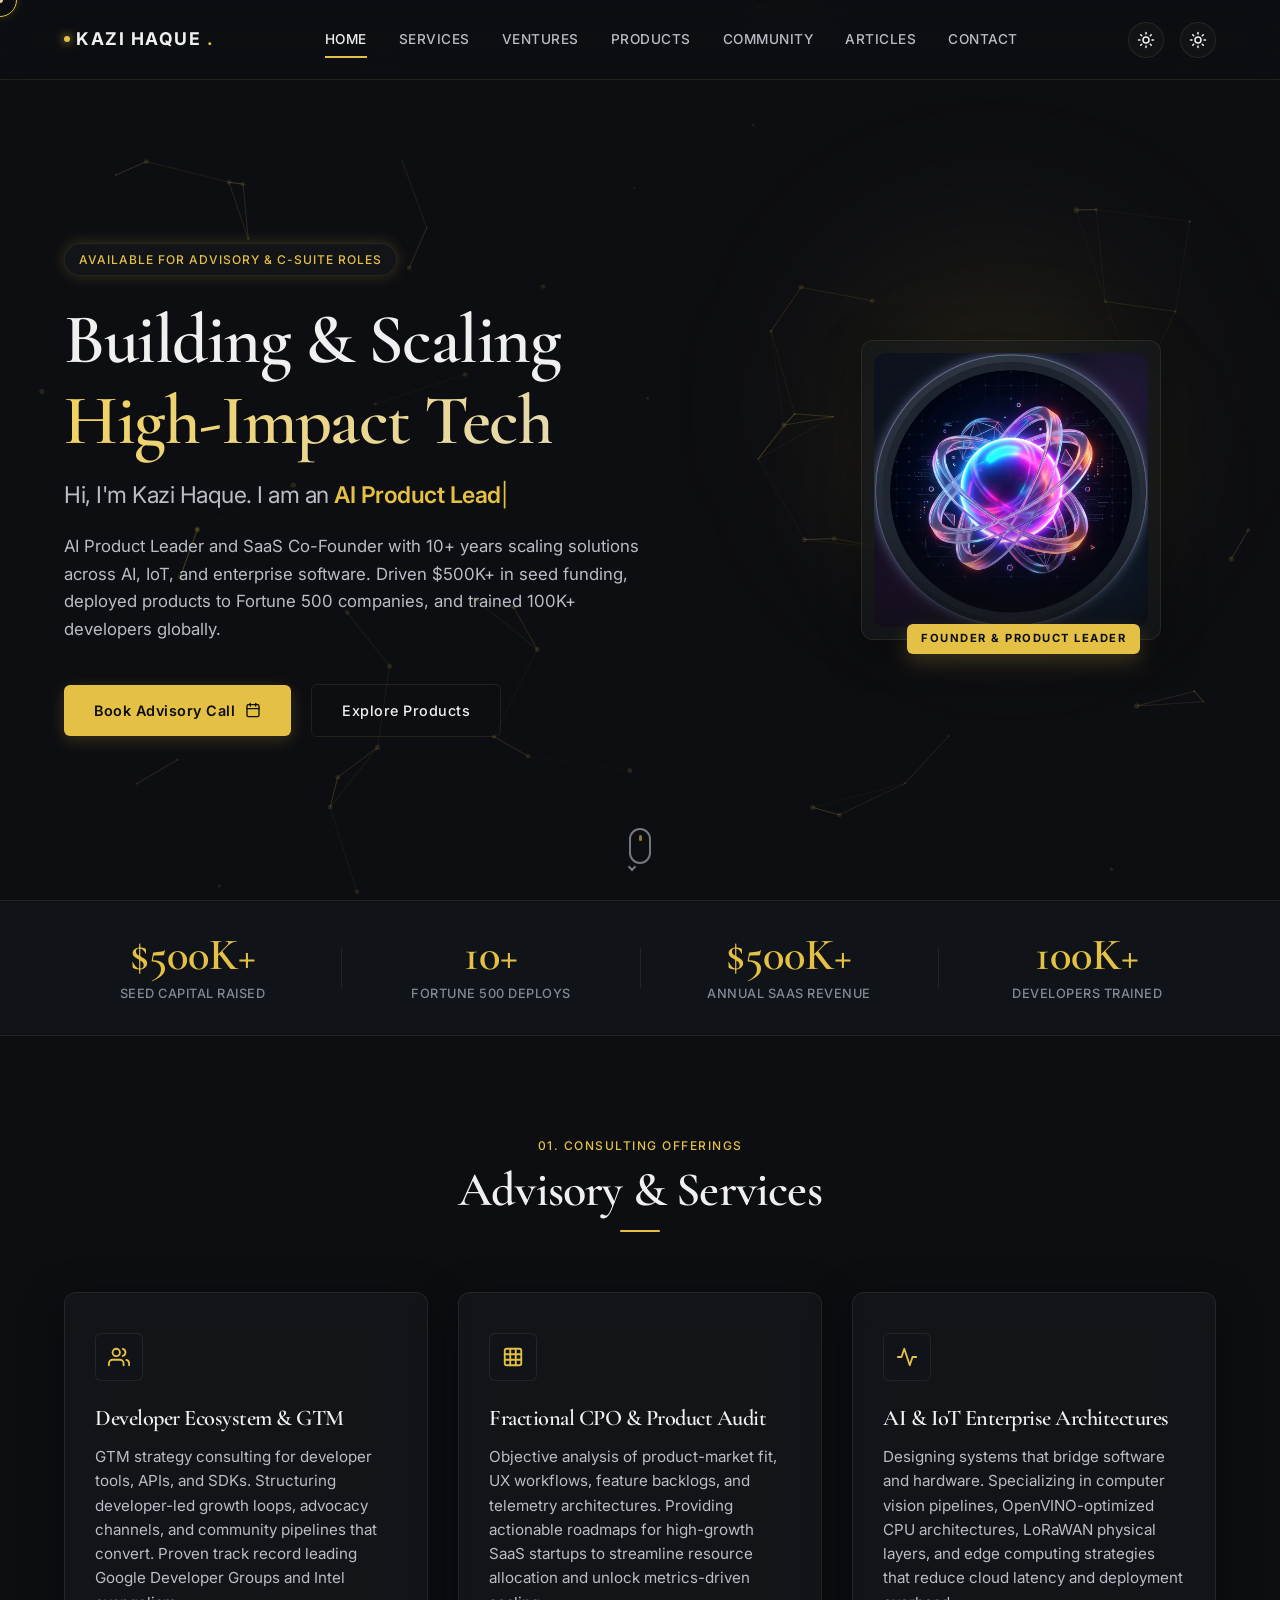
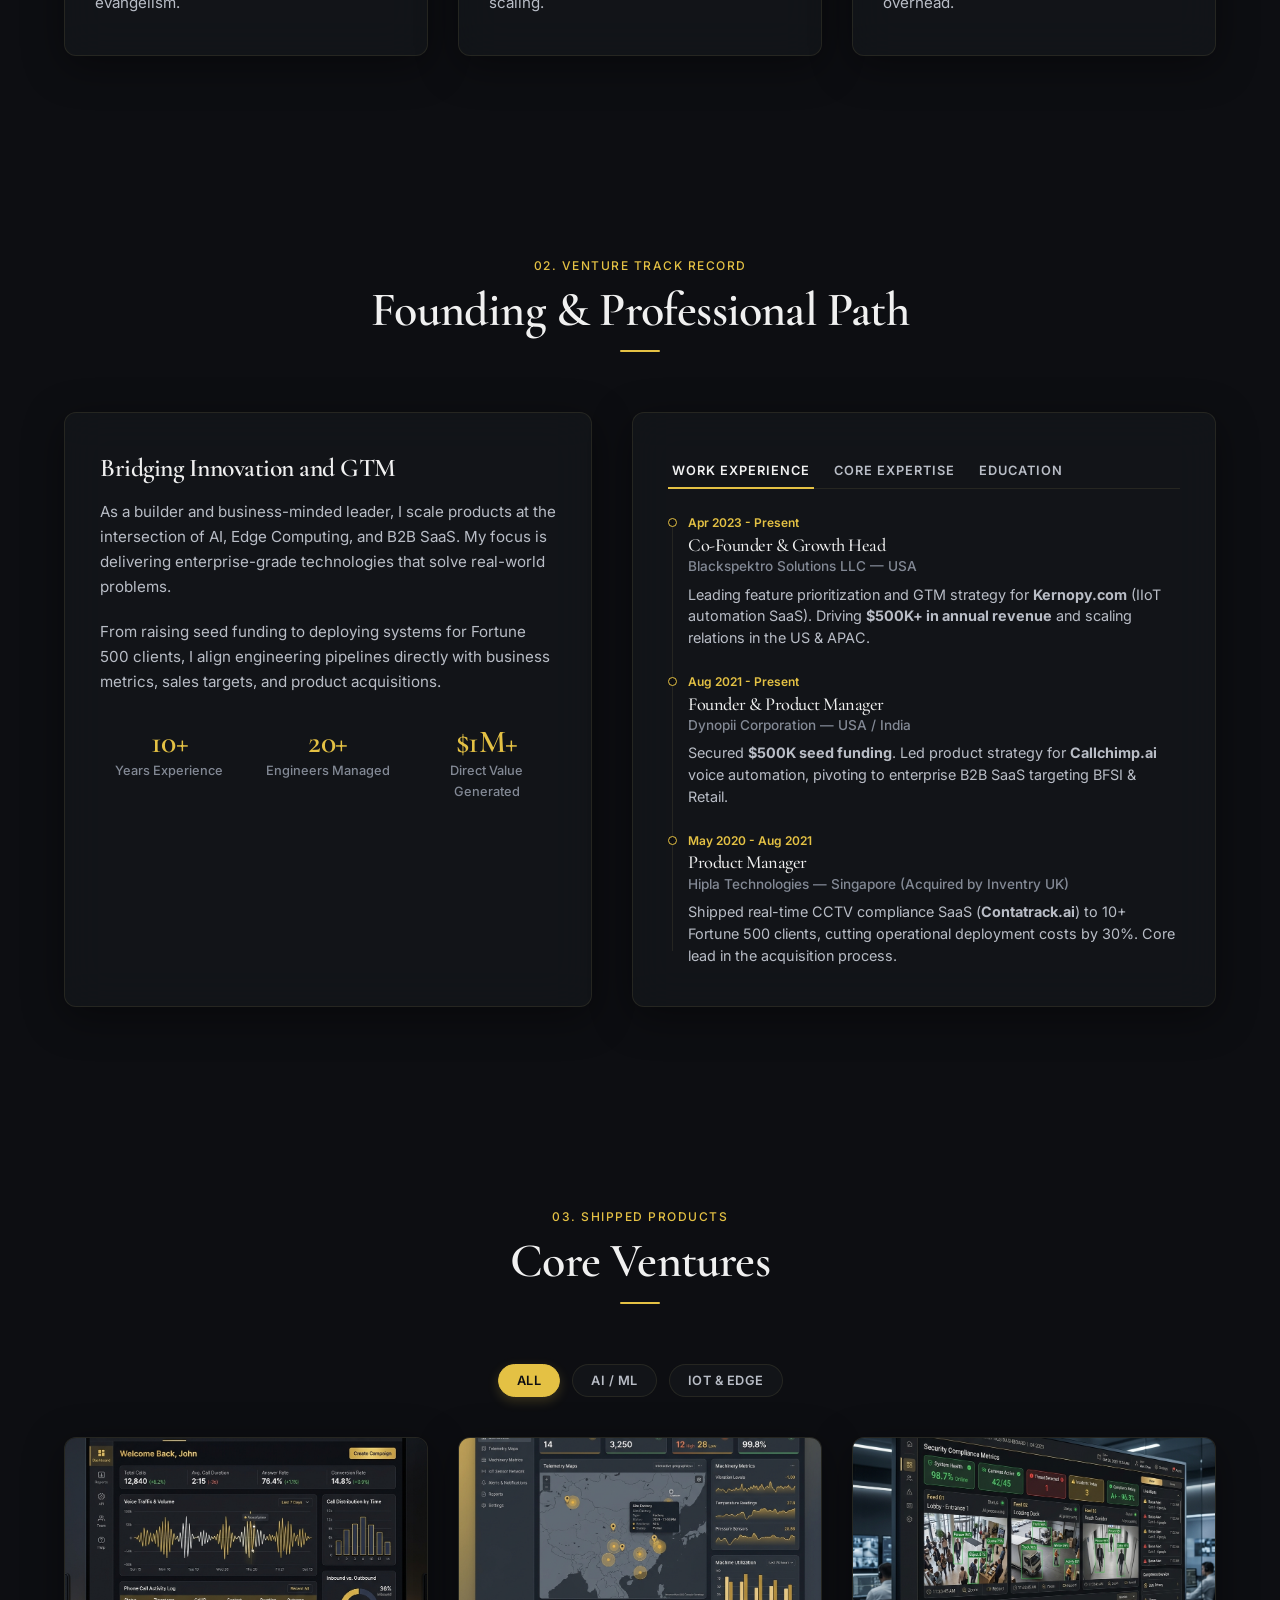
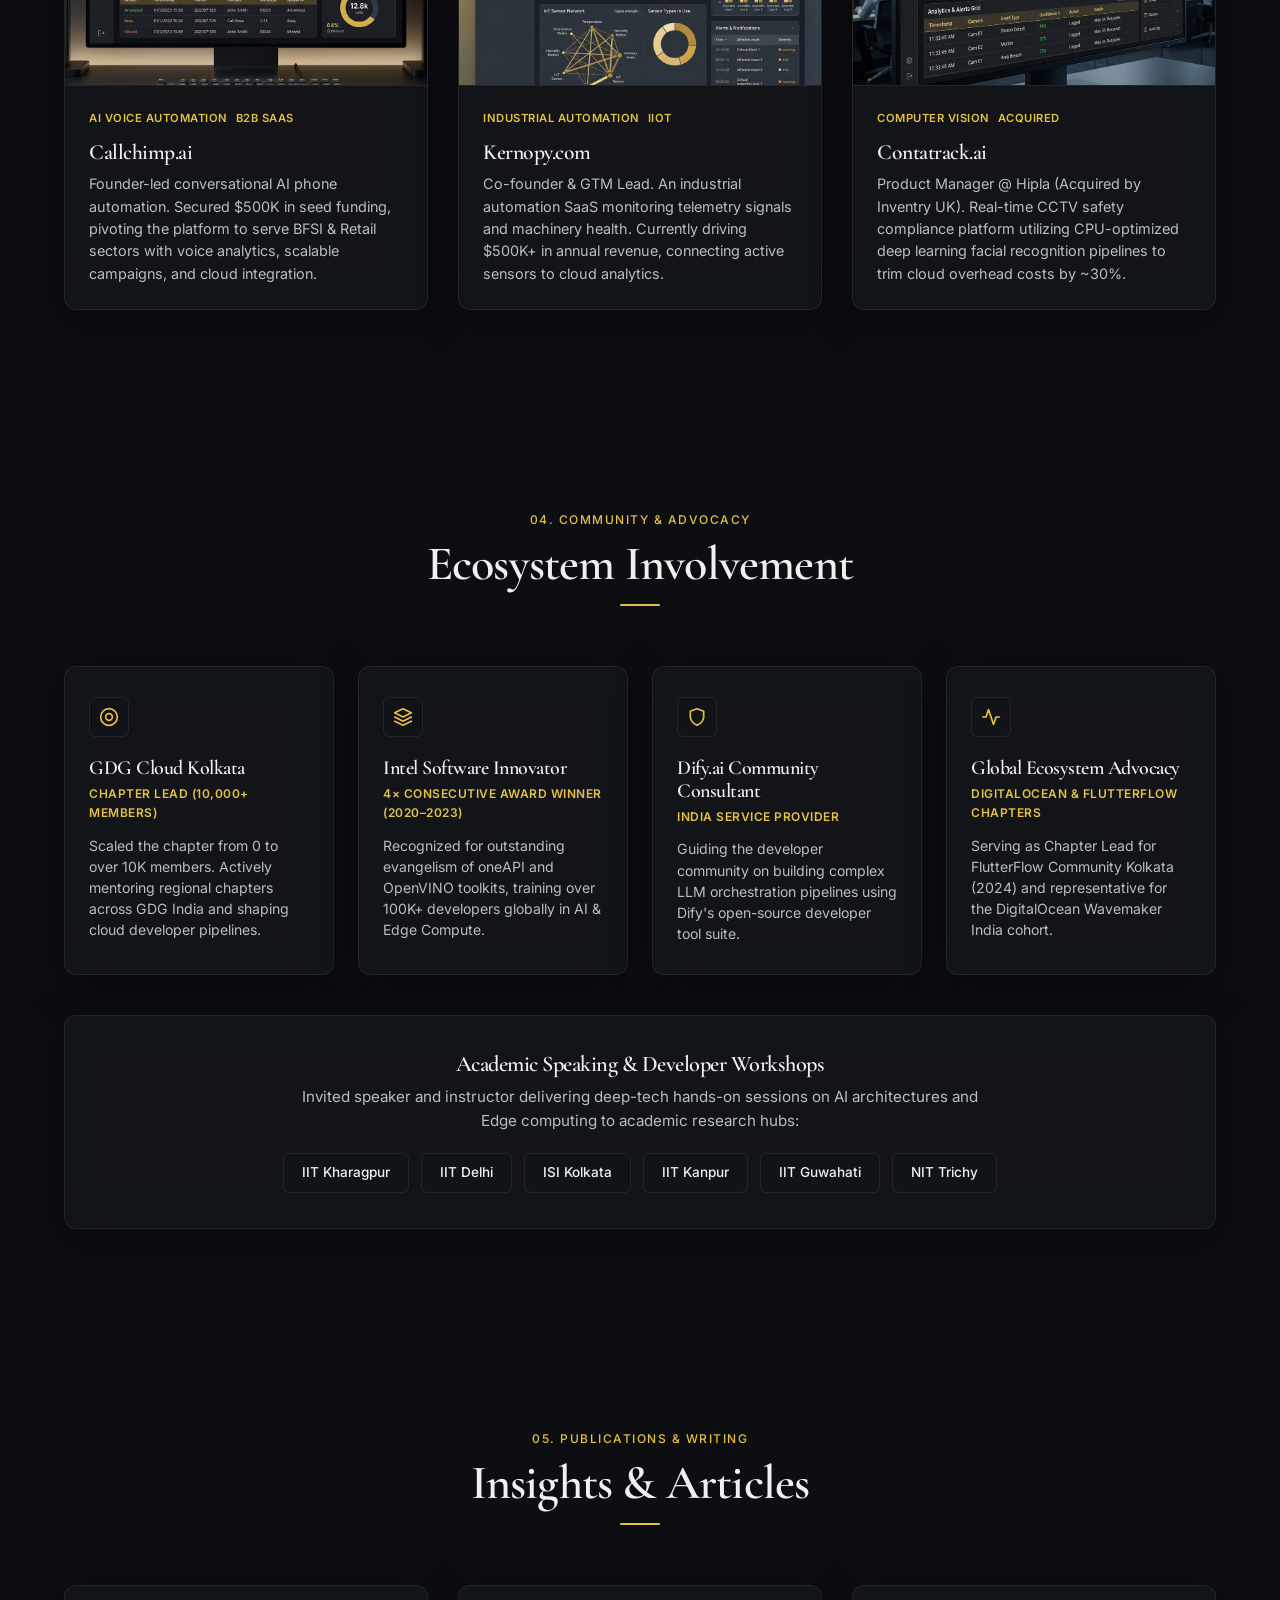
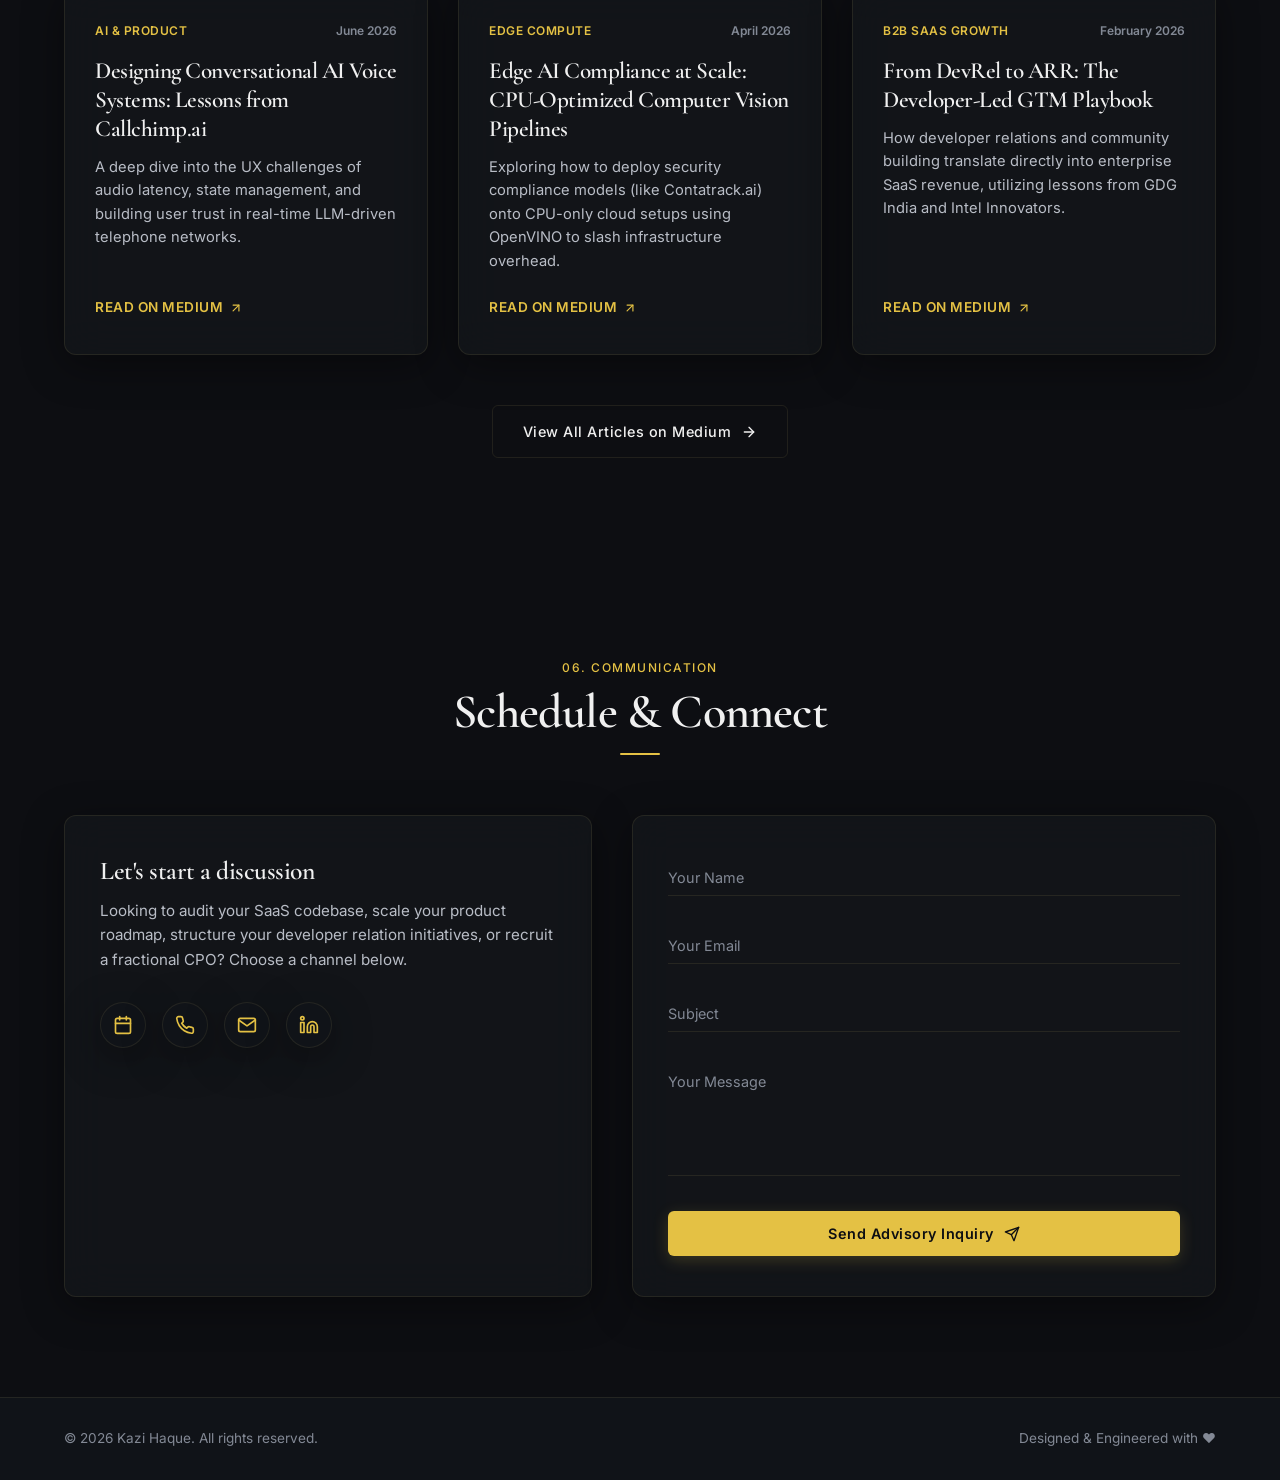
<file: index.html>
<!DOCTYPE html>
<html lang="en" data-theme="midnight" data-theme-mode="dark">
<head>
    <meta charset="UTF-8">
    <meta name="viewport" content="width=device-width, initial-scale=1.0">
    <title>Kazi Haque | AI Product Leader & B2B SaaS Advisor</title>
    <meta name="description" content="Portfolio of Kazi Haque, an AI Product Leader, SaaS Co-Founder, and DevRel Consultant specializing in AI/ML strategy, B2B SaaS growth, and Edge Computing.">
    <!-- Google Fonts -->
    <link rel="preconnect" href="https://fonts.googleapis.com">
    <link rel="preconnect" href="https://fonts.gstatic.com" crossorigin>
    <link href="https://fonts.googleapis.com/css2?family=Cormorant+Garamond:ital,wght@0,400;0,600;0,700;1,400&family=Inter:wght@300;400;500;600;700&display=swap" rel="stylesheet">
    <!-- Main Stylesheet -->
    <link rel="stylesheet" href="style.css">
</head>
<body>
    <!-- Custom Cursor Follower -->
    <div class="cursor-follower" id="cursorFollower"></div>
    <div class="cursor-dot" id="cursorDot"></div>

    <!-- Canvas Particle Background -->
    <canvas id="particleCanvas"></canvas>

    <!-- Header & Navigation -->
    <header class="header">
        <div class="nav-container">
            <a href="#" class="logo">
                <span class="logo-dot"></span>
                KAZI HAQUE<span class="logo-accent">.</span>
            </a>
            <nav class="nav-menu" id="navMenu">
                <a href="#" class="nav-link active" data-section="home">Home</a>
                <a href="#services" class="nav-link" data-section="services">Services</a>
                <a href="#about" class="nav-link" data-section="about">Ventures</a>
                <a href="#projects" class="nav-link" data-section="projects">Products</a>
                <a href="#community" class="nav-link" data-section="community">Community</a>
                <a href="#blog" class="nav-link" data-section="blog">Articles</a>
                <a href="#contact" class="nav-link" data-section="contact">Contact</a>
            </nav>
            <div class="nav-actions">
                <!-- Theme Switcher -->
                <div class="theme-switcher">
                    <button class="theme-btn" id="themeBtn" aria-label="Toggle Theme Menu" aria-haspopup="true">
                        <svg class="theme-icon" viewBox="0 0 24 24" fill="none" stroke="currentColor" stroke-width="2" stroke-linecap="round" stroke-linejoin="round">
                            <circle cx="12" cy="12" r="4"></circle>
                            <path d="M12 2v2"></path>
                            <path d="M12 20v2"></path>
                            <path d="m4.93 4.93 1.41 1.41"></path>
                            <path d="m17.66 17.66 1.41 1.41"></path>
                            <path d="M2 12h2"></path>
                            <path d="M20 12h2"></path>
                            <path d="m6.34 17.66-1.41 1.41"></path>
                            <path d="m19.07 4.93-1.41 1.41"></path>
                        </svg>
                    </button>
                    <div class="theme-dropdown" id="themeDropdown">
                        <button class="theme-opt active" data-theme="midnight">
                            <span class="theme-color-preview color-midnight"></span>
                            Obsidian Gold
                        </button>
                        <button class="theme-opt" data-theme="emerald">
                            <span class="theme-color-preview color-emerald"></span>
                            SaaS Emerald
                        </button>
                        <button class="theme-opt" data-theme="crimson">
                            <span class="theme-color-preview color-crimson"></span>
                            Steel Digital
                        </button>
                    </div>
                </div>
                <!-- Mode Toggle (Light/Dark) -->
                <button class="mode-toggle" id="modeToggle" aria-label="Toggle Light/Dark Mode">
                    <svg class="mode-icon sun-icon" viewBox="0 0 24 24" fill="none" stroke="currentColor" stroke-width="2" stroke-linecap="round" stroke-linejoin="round">
                        <circle cx="12" cy="12" r="4"></circle>
                        <path d="M12 2v2"></path>
                        <path d="M12 20v2"></path>
                        <path d="m4.93 4.93 1.41 1.41"></path>
                        <path d="m17.66 17.66 1.41 1.41"></path>
                        <path d="M2 12h2"></path>
                        <path d="M20 12h2"></path>
                        <path d="m6.34 17.66-1.41 1.41"></path>
                        <path d="m19.07 4.93-1.41 1.41"></path>
                    </svg>
                    <svg class="mode-icon moon-icon" viewBox="0 0 24 24" fill="none" stroke="currentColor" stroke-width="2" stroke-linecap="round" stroke-linejoin="round">
                        <path d="M12 3a6 6 0 0 0 9 9 9 9 0 1 1-9-9Z"></path>
                    </svg>
                </button>
                <!-- Menu Toggle (Mobile) -->
                <button class="menu-toggle" id="menuToggle" aria-label="Toggle Menu">
                    <span></span>
                    <span></span>
                    <span></span>
                </button>
            </div>
        </div>
    </header>

    <!-- Main Content -->
    <main>
        <!-- Hero Section -->
        <section id="home" class="hero-section">
            <div class="hero-container container">
                <div class="hero-content">
                    <div class="badge-container">
                        <span class="glow-badge">Available for Advisory & C-Suite Roles</span>
                    </div>
                    <h1 class="hero-title">
                        Building & Scaling <br>
                        <span class="gradient-text">High-Impact Tech</span>
                    </h1>
                    <h2 class="hero-subtitle">
                        Hi, I'm Kazi Haque. I am an <span class="typing-text" id="typingText"></span><span class="typing-cursor">|</span>
                    </h2>
                    <p class="hero-description">
                        AI Product Leader and SaaS Co-Founder with 10+ years scaling solutions across AI, IoT, and enterprise software. Driven $500K+ in seed funding, deployed products to Fortune 500 companies, and trained 100K+ developers globally.
                    </p>
                    <div class="hero-actions">
                        <a href="https://calendly.com/kazithaque22/introductory-meet-with-kazi-haque" target="_blank" rel="noopener" class="btn btn-primary glow-effect">
                            Book Advisory Call
                            <svg class="btn-icon" viewBox="0 0 24 24" fill="none" stroke="currentColor" stroke-width="2" stroke-linecap="round" stroke-linejoin="round">
                                <rect x="3" y="4" width="18" height="18" rx="2" ry="2"></rect>
                                <line x1="16" y1="2" x2="16" y2="6"></line>
                                <line x1="8" y1="2" x2="8" y2="6"></line>
                                <line x1="3" y1="10" x2="21" y2="10"></line>
                            </svg>
                        </a>
                        <a href="#projects" class="btn btn-secondary">Explore Products</a>
                    </div>
                </div>
                <div class="hero-visual">
                    <div class="avatar-wrapper-glow"></div>
                    <div class="avatar-card glass-panel" id="avatarCard">
                        <div class="avatar-inner">
                            <img src="assets/avatar.png" alt="Kazi Haque Avatar" class="avatar-img">
                            <div class="avatar-glow-overlay"></div>
                        </div>
                        <div class="avatar-tag">
                            <span class="tag-label">FOUNDER & PRODUCT LEADER</span>
                        </div>
                    </div>
                </div>
            </div>
            <!-- Scroll Indicator -->
            <div class="scroll-indicator">
                <a href="#services" aria-label="Scroll to Services Section">
                    <span class="mouse">
                        <span class="wheel"></span>
                    </span>
                    <span class="arrow"></span>
                </a>
            </div>
        </section>

        <!-- Executive Metrics Banner -->
        <section class="metrics-section">
            <div class="container metrics-container">
                <div class="metric-block">
                    <span class="metric-number">$500K+</span>
                    <span class="metric-label">Seed Capital Raised</span>
                </div>
                <div class="metric-divider"></div>
                <div class="metric-block">
                    <span class="metric-number">10+</span>
                    <span class="metric-label">Fortune 500 Deploys</span>
                </div>
                <div class="metric-divider"></div>
                <div class="metric-block">
                    <span class="metric-number">$500K+</span>
                    <span class="metric-label">Annual SaaS Revenue</span>
                </div>
                <div class="metric-divider"></div>
                <div class="metric-block">
                    <span class="metric-number">100K+</span>
                    <span class="metric-label">Developers Trained</span>
                </div>
            </div>
        </section>

        <!-- Services Section -->
        <section id="services" class="services-section section-padding">
            <div class="container">
                <div class="section-header">
                    <span class="section-tagline">01. Consulting Offerings</span>
                    <h2 class="section-title">Advisory & Services</h2>
                    <div class="section-line"></div>
                </div>
                <div class="services-grid">
                    <!-- Service 1 -->
                    <div class="service-card glass-panel">
                        <div class="service-icon-wrapper">
                            <svg viewBox="0 0 24 24" fill="none" stroke="currentColor" stroke-width="2" stroke-linecap="round" stroke-linejoin="round">
                                <path d="M17 21v-2a4 4 0 0 0-4-4H5a4 4 0 0 0-4 4v2"></path>
                                <circle cx="9" cy="7" r="4"></circle>
                                <path d="M23 21v-2a4 4 0 0 0-3-3.87"></path>
                                <path d="M16 3.13a4 4 0 0 1 0 7.75"></path>
                            </svg>
                        </div>
                        <h3 class="service-card-title">Developer Ecosystem & GTM</h3>
                        <p class="service-card-desc">
                            GTM strategy consulting for developer tools, APIs, and SDKs. Structuring developer-led growth loops, advocacy channels, and community pipelines that convert. Proven track record leading Google Developer Groups and Intel evangelism.
                        </p>
                    </div>
                    <!-- Service 2 -->
                    <div class="service-card glass-panel">
                        <div class="service-icon-wrapper">
                            <svg viewBox="0 0 24 24" fill="none" stroke="currentColor" stroke-width="2" stroke-linecap="round" stroke-linejoin="round">
                                <rect x="3" y="3" width="18" height="18" rx="2" ry="2"></rect>
                                <line x1="9" y1="3" x2="9" y2="21"></line>
                                <line x1="15" y1="3" x2="15" y2="21"></line>
                                <line x1="3" y1="9" x2="21" y2="9"></line>
                                <line x1="3" y1="15" x2="21" y2="15"></line>
                            </svg>
                        </div>
                        <h3 class="service-card-title">Fractional CPO & Product Audit</h3>
                        <p class="service-card-desc">
                            Objective analysis of product-market fit, UX workflows, feature backlogs, and telemetry architectures. Providing actionable roadmaps for high-growth SaaS startups to streamline resource allocation and unlock metrics-driven scaling.
                        </p>
                    </div>
                    <!-- Service 3 -->
                    <div class="service-card glass-panel">
                        <div class="service-icon-wrapper">
                            <svg viewBox="0 0 24 24" fill="none" stroke="currentColor" stroke-width="2" stroke-linecap="round" stroke-linejoin="round">
                                <path d="M22 12h-4l-3 9L9 3l-3 9H2"></path>
                            </svg>
                        </div>
                        <h3 class="service-card-title">AI & IoT Enterprise Architectures</h3>
                        <p class="service-card-desc">
                            Designing systems that bridge software and hardware. Specializing in computer vision pipelines, OpenVINO-optimized CPU architectures, LoRaWAN physical layers, and edge computing strategies that reduce cloud latency and deployment overhead.
                        </p>
                    </div>
                </div>
            </div>
        </section>

        <!-- Ventures / Career History Section -->
        <section id="about" class="about-section section-padding">
            <div class="container">
                <div class="section-header">
                    <span class="section-tagline">02. Venture Track Record</span>
                    <h2 class="section-title">Founding & Professional Path</h2>
                    <div class="section-line"></div>
                </div>
                <div class="about-grid">
                    <div class="about-info glass-panel">
                        <h3 class="about-grid-subtitle">Bridging Innovation and GTM</h3>
                        <p class="about-p">
                            As a builder and business-minded leader, I scale products at the intersection of AI, Edge Computing, and B2B SaaS. My focus is delivering enterprise-grade technologies that solve real-world problems.
                        </p>
                        <p class="about-p">
                            From raising seed funding to deploying systems for Fortune 500 clients, I align engineering pipelines directly with business metrics, sales targets, and product acquisitions.
                        </p>
                        <div class="stats-grid">
                            <div class="stat-card">
                                <h3 class="stat-num">10+</h3>
                                <p class="stat-label">Years Experience</p>
                            </div>
                            <div class="stat-card">
                                <h3 class="stat-num">20+</h3>
                                <p class="stat-label">Engineers Managed</p>
                            </div>
                            <div class="stat-card">
                                <h3 class="stat-num">$1M+</h3>
                                <p class="stat-label">Direct Value Generated</p>
                            </div>
                        </div>
                    </div>
                    <div class="about-interactive-tabs glass-panel">
                        <div class="tabs-nav">
                            <button class="tab-btn active" data-tab="experience">Work Experience</button>
                            <button class="tab-btn" data-tab="skills">Core Expertise</button>
                            <button class="tab-btn" data-tab="education">Education</button>
                        </div>
                        <div class="tabs-content">
                            <!-- Experience Tab -->
                            <div class="tab-pane active" id="tab-experience">
                                <div class="timeline">
                                    <div class="timeline-item">
                                        <div class="timeline-dot"></div>
                                        <div class="timeline-meta">Apr 2023 - Present</div>
                                        <h4 class="timeline-title">Co-Founder & Growth Head</h4>
                                        <p class="timeline-org">Blackspektro Solutions LLC — USA</p>
                                        <p class="timeline-desc">Leading feature prioritization and GTM strategy for <b>Kernopy.com</b> (IIoT automation SaaS). Driving <b>$500K+ in annual revenue</b> and scaling relations in the US & APAC.</p>
                                    </div>
                                    <div class="timeline-item">
                                        <div class="timeline-dot"></div>
                                        <div class="timeline-meta">Aug 2021 - Present</div>
                                        <h4 class="timeline-title">Founder & Product Manager</h4>
                                        <p class="timeline-org">Dynopii Corporation — USA / India</p>
                                        <p class="timeline-desc">Secured <b>$500K seed funding</b>. Led product strategy for <b>Callchimp.ai</b> voice automation, pivoting to enterprise B2B SaaS targeting BFSI & Retail.</p>
                                    </div>
                                    <div class="timeline-item">
                                        <div class="timeline-dot"></div>
                                        <div class="timeline-meta">May 2020 - Aug 2021</div>
                                        <h4 class="timeline-title">Product Manager</h4>
                                        <p class="timeline-org">Hipla Technologies — Singapore (Acquired by Inventry UK)</p>
                                        <p class="timeline-desc">Shipped real-time CCTV compliance SaaS (<b>Contatrack.ai</b>) to 10+ Fortune 500 clients, cutting operational deployment costs by 30%. Core lead in the acquisition process.</p>
                                    </div>
                                </div>
                            </div>
                            <!-- Skills Tab -->
                            <div class="tab-pane" id="tab-skills">
                                <div class="skills-category">
                                    <h4 class="skills-cat-title">Strategic leadership</h4>
                                    <div class="skills-list">
                                        <span class="skill-tag">Product GTM & Scaling</span>
                                        <span class="skill-tag">Developer Relations</span>
                                        <span class="skill-tag">Fundraising & Seed pitch</span>
                                        <span class="skill-tag">B2B SaaS Strategy</span>
                                        <span class="skill-tag">Enterprise Sales & POCs</span>
                                    </div>
                                </div>
                                <div class="skills-category">
                                    <h4 class="skills-cat-title">Technical Competence</h4>
                                    <div class="skills-list">
                                        <span class="skill-tag">AI / ML / LLMs</span>
                                        <span class="skill-tag">IoT & Edge Computing</span>
                                        <span class="skill-tag">OpenVINO & NVIDIA CUDA</span>
                                        <span class="skill-tag">Python & Java Spring</span>
                                        <span class="skill-tag">AWS & GCP Architectures</span>
                                        <span class="skill-tag">LoRaWAN & MQTT Networks</span>
                                    </div>
                                </div>
                            </div>
                            <!-- Education Tab -->
                            <div class="tab-pane" id="tab-education">
                                <div class="timeline">
                                    <div class="timeline-item">
                                        <div class="timeline-dot"></div>
                                        <div class="timeline-meta">2010 - 2014</div>
                                        <h4 class="timeline-title">B.Tech in Information Technology</h4>
                                        <p class="timeline-org">West Bengal University of Technology</p>
                                        <p class="timeline-desc">Specialized in software engineering structures, network designs, and core Java environments. Graduated with a 7.2 GPA.</p>
                                    </div>
                                </div>
                            </div>
                        </div>
                    </div>
                </div>
            </div>
        </section>

        <!-- Shipped Products Section -->
        <section id="projects" class="projects-section section-padding">
            <div class="container">
                <div class="section-header">
                    <span class="section-tagline">03. Shipped Products</span>
                    <h2 class="section-title">Core Ventures</h2>
                    <div class="section-line"></div>
                </div>
                <!-- Project Filters -->
                <div class="project-filters">
                    <button class="filter-btn active" data-filter="all">All</button>
                    <button class="filter-btn" data-filter="ai">AI / ML</button>
                    <button class="filter-btn" data-filter="iot">IoT & Edge</button>
                </div>
                <!-- Projects Grid -->
                <div class="projects-grid">
                    <!-- Callchimp.ai -->
                    <div class="project-card glass-panel" data-category="ai">
                        <div class="project-img-wrapper">
                            <img src="assets/project1.png" alt="Callchimp.ai Mockup" class="project-img">
                            <div class="project-hover-overlay">
                                <a href="https://callchimp.ai" target="_blank" rel="noopener" class="project-link-icon" aria-label="Visit Callchimp.ai">
                                    <svg viewBox="0 0 24 24" fill="none" stroke="currentColor" stroke-width="2" stroke-linecap="round" stroke-linejoin="round">
                                        <path d="M18 13v6a2 2 0 0 1-2 2H5a2 2 0 0 1-2-2V8a2 2 0 0 1 2-2h6"></path>
                                        <polyline points="15 3 21 3 21 9"></polyline>
                                        <line x1="10" y1="14" x2="21" y2="3"></line>
                                    </svg>
                                </a>
                            </div>
                        </div>
                        <div class="project-info">
                            <div class="project-meta">
                                <span class="project-tag">AI Voice Automation</span>
                                <span class="project-tag">B2B SaaS</span>
                            </div>
                            <h3 class="project-title">Callchimp.ai</h3>
                            <p class="project-description">Founder-led conversational AI phone automation. Secured $500K in seed funding, pivoting the platform to serve BFSI & Retail sectors with voice analytics, scalable campaigns, and cloud integration.</p>
                        </div>
                    </div>
                    <!-- Kernopy.com -->
                    <div class="project-card glass-panel" data-category="iot">
                        <div class="project-img-wrapper">
                            <img src="assets/project2.png" alt="Kernopy.com Mockup" class="project-img">
                            <div class="project-hover-overlay">
                                <a href="https://kernopy.com" target="_blank" rel="noopener" class="project-link-icon" aria-label="Visit Kernopy.com">
                                    <svg viewBox="0 0 24 24" fill="none" stroke="currentColor" stroke-width="2" stroke-linecap="round" stroke-linejoin="round">
                                        <path d="M18 13v6a2 2 0 0 1-2 2H5a2 2 0 0 1-2-2V8a2 2 0 0 1 2-2h6"></path>
                                        <polyline points="15 3 21 3 21 9"></polyline>
                                        <line x1="10" y1="14" x2="21" y2="3"></line>
                                    </svg>
                                </a>
                            </div>
                        </div>
                        <div class="project-info">
                            <div class="project-meta">
                                <span class="project-tag">Industrial Automation</span>
                                <span class="project-tag">IIoT</span>
                            </div>
                            <h3 class="project-title">Kernopy.com</h3>
                            <p class="project-description">Co-founder & GTM Lead. An industrial automation SaaS monitoring telemetry signals and machinery health. Currently driving $500K+ in annual revenue, connecting active sensors to cloud analytics.</p>
                        </div>
                    </div>
                    <!-- Contatrack.ai -->
                    <div class="project-card glass-panel" data-category="ai">
                        <div class="project-img-wrapper">
                            <img src="assets/project3.png" alt="Contatrack.ai Mockup" class="project-img">
                            <div class="project-hover-overlay">
                                <span class="project-link-icon" aria-label="Acquired Project">
                                    <svg viewBox="0 0 24 24" fill="none" stroke="currentColor" stroke-width="2" stroke-linecap="round" stroke-linejoin="round">
                                        <path d="M22 11.08V12a10 10 0 1 1-5.93-9.14"></path>
                                        <polyline points="22 4 12 14.01 9 11.01"></polyline>
                                    </svg>
                                </span>
                            </div>
                        </div>
                        <div class="project-info">
                            <div class="project-meta">
                                <span class="project-tag">Computer Vision</span>
                                <span class="project-tag">Acquired</span>
                            </div>
                            <h3 class="project-title">Contatrack.ai</h3>
                            <p class="project-description">Product Manager @ Hipla (Acquired by Inventry UK). Real-time CCTV safety compliance platform utilizing CPU-optimized deep learning facial recognition pipelines to trim cloud overhead costs by ~30%.</p>
                        </div>
                    </div>
                </div>
            </div>
        </section>

        <!-- Community Involvement Section (Brand New!) -->
        <section id="community" class="community-section section-padding">
            <div class="container">
                <div class="section-header">
                    <span class="section-tagline">04. Community & Advocacy</span>
                    <h2 class="section-title">Ecosystem Involvement</h2>
                    <div class="section-line"></div>
                </div>
                <div class="community-grid">
                    <!-- Card 1 -->
                    <div class="comm-card glass-panel">
                        <div class="comm-logo-icon">
                            <svg viewBox="0 0 24 24" fill="none" stroke="currentColor" stroke-width="2" stroke-linecap="round" stroke-linejoin="round">
                                <circle cx="12" cy="12" r="10"></circle>
                                <circle cx="12" cy="12" r="4"></circle>
                            </svg>
                        </div>
                        <h3 class="comm-title">GDG Cloud Kolkata</h3>
                        <p class="comm-role">Chapter Lead (10,000+ members)</p>
                        <p class="comm-desc">Scaled the chapter from 0 to over 10K members. Actively mentoring regional chapters across GDG India and shaping cloud developer pipelines.</p>
                    </div>
                    <!-- Card 2 -->
                    <div class="comm-card glass-panel">
                        <div class="comm-logo-icon">
                            <svg viewBox="0 0 24 24" fill="none" stroke="currentColor" stroke-width="2" stroke-linecap="round" stroke-linejoin="round">
                                <polygon points="12 2 2 7 12 12 22 7 12 2"></polygon>
                                <polyline points="2 17 12 22 22 17"></polyline>
                                <polyline points="2 12 12 17 22 12"></polyline>
                            </svg>
                        </div>
                        <h3 class="comm-title">Intel Software Innovator</h3>
                        <p class="comm-role">4× Consecutive Award Winner (2020–2023)</p>
                        <p class="comm-desc">Recognized for outstanding evangelism of oneAPI and OpenVINO toolkits, training over 100K+ developers globally in AI & Edge Compute.</p>
                    </div>
                    <!-- Card 3 -->
                    <div class="comm-card glass-panel">
                        <div class="comm-logo-icon">
                            <svg viewBox="0 0 24 24" fill="none" stroke="currentColor" stroke-width="2" stroke-linecap="round" stroke-linejoin="round">
                                <path d="M12 22s8-4 8-10V5l-8-3-8 3v7c0 6 8 10 8 10z"></path>
                            </svg>
                        </div>
                        <h3 class="comm-title">Dify.ai Community Consultant</h3>
                        <p class="comm-role">India Service Provider</p>
                        <p class="comm-desc">Guiding the developer community on building complex LLM orchestration pipelines using Dify's open-source developer tool suite.</p>
                    </div>
                    <!-- Card 4 -->
                    <div class="comm-card glass-panel">
                        <div class="comm-logo-icon">
                            <svg viewBox="0 0 24 24" fill="none" stroke="currentColor" stroke-width="2" stroke-linecap="round" stroke-linejoin="round">
                                <path d="M22 12h-4l-3 9L9 3l-3 9H2"></path>
                            </svg>
                        </div>
                        <h3 class="comm-title">Global Ecosystem Advocacy</h3>
                        <p class="comm-role">DigitalOcean & FlutterFlow Chapters</p>
                        <p class="comm-desc">Serving as Chapter Lead for FlutterFlow Community Kolkata (2024) and representative for the DigitalOcean Wavemaker India cohort.</p>
                    </div>
                </div>

                <div class="speaker-mentions glass-panel">
                    <h3 class="speaker-title">Academic Speaking & Developer Workshops</h3>
                    <p class="speaker-intro">
                        Invited speaker and instructor delivering deep-tech hands-on sessions on AI architectures and Edge computing to academic research hubs:
                    </p>
                    <div class="speaker-badges">
                        <span class="speaker-badge">IIT Kharagpur</span>
                        <span class="speaker-badge">IIT Delhi</span>
                        <span class="speaker-badge">ISI Kolkata</span>
                        <span class="speaker-badge">IIT Kanpur</span>
                        <span class="speaker-badge">IIT Guwahati</span>
                        <span class="speaker-badge">NIT Trichy</span>
                    </div>
                </div>
            </div>
        </section>

        <!-- Blog Section -->
        <section id="blog" class="blog-section section-padding">
            <div class="container">
                <div class="section-header">
                    <span class="section-tagline">05. Publications & Writing</span>
                    <h2 class="section-title">Insights & Articles</h2>
                    <div class="section-line"></div>
                </div>
                <div class="blog-grid">
                    <!-- Article 1 -->
                    <article class="blog-card glass-panel">
                        <div class="blog-card-meta">
                            <span class="blog-card-tag">AI & Product</span>
                            <span class="blog-card-date">June 2026</span>
                        </div>
                        <h3 class="blog-card-title">
                            <a href="https://medium.com/@kazithaque22" target="_blank" rel="noopener">Designing Conversational AI Voice Systems: Lessons from Callchimp.ai</a>
                        </h3>
                        <p class="blog-card-desc">
                            A deep dive into the UX challenges of audio latency, state management, and building user trust in real-time LLM-driven telephone networks.
                        </p>
                        <a href="https://medium.com/@kazithaque22" target="_blank" rel="noopener" class="blog-card-link">
                            Read on Medium
                            <svg class="blog-link-icon" viewBox="0 0 24 24" fill="none" stroke="currentColor" stroke-width="2" stroke-linecap="round" stroke-linejoin="round">
                                <line x1="7" y1="17" x2="17" y2="7"></line>
                                <polyline points="7 7 17 7 17 17"></polyline>
                            </svg>
                        </a>
                    </article>
                    <!-- Article 2 -->
                    <article class="blog-card glass-panel">
                        <div class="blog-card-meta">
                            <span class="blog-card-tag">Edge Compute</span>
                            <span class="blog-card-date">April 2026</span>
                        </div>
                        <h3 class="blog-card-title">
                            <a href="https://medium.com/@kazithaque22" target="_blank" rel="noopener">Edge AI Compliance at Scale: CPU-Optimized Computer Vision Pipelines</a>
                        </h3>
                        <p class="blog-card-desc">
                            Exploring how to deploy security compliance models (like Contatrack.ai) onto CPU-only cloud setups using OpenVINO to slash infrastructure overhead.
                        </p>
                        <a href="https://medium.com/@kazithaque22" target="_blank" rel="noopener" class="blog-card-link">
                            Read on Medium
                            <svg class="blog-link-icon" viewBox="0 0 24 24" fill="none" stroke="currentColor" stroke-width="2" stroke-linecap="round" stroke-linejoin="round">
                                <line x1="7" y1="17" x2="17" y2="7"></line>
                                <polyline points="7 7 17 7 17 17"></polyline>
                            </svg>
                        </a>
                    </article>
                    <!-- Article 3 -->
                    <article class="blog-card glass-panel">
                        <div class="blog-card-meta">
                            <span class="blog-card-tag">B2B SaaS Growth</span>
                            <span class="blog-card-date">February 2026</span>
                        </div>
                        <h3 class="blog-card-title">
                            <a href="https://medium.com/@kazithaque22" target="_blank" rel="noopener">From DevRel to ARR: The Developer-Led GTM Playbook</a>
                        </h3>
                        <p class="blog-card-desc">
                            How developer relations and community building translate directly into enterprise SaaS revenue, utilizing lessons from GDG India and Intel Innovators.
                        </p>
                        <a href="https://medium.com/@kazithaque22" target="_blank" rel="noopener" class="blog-card-link">
                            Read on Medium
                            <svg class="blog-link-icon" viewBox="0 0 24 24" fill="none" stroke="currentColor" stroke-width="2" stroke-linecap="round" stroke-linejoin="round">
                                <line x1="7" y1="17" x2="17" y2="7"></line>
                                <polyline points="7 7 17 7 17 17"></polyline>
                            </svg>
                        </a>
                    </article>
                </div>
                <div class="blog-action-wrapper">
                    <a href="https://medium.com/@kazithaque22" target="_blank" rel="noopener" class="btn btn-secondary blog-view-btn">
                        View All Articles on Medium
                        <svg class="btn-icon" viewBox="0 0 24 24" fill="none" stroke="currentColor" stroke-width="2" stroke-linecap="round" stroke-linejoin="round">
                            <line x1="5" y1="12" x2="19" y2="12"></line>
                            <polyline points="12 5 19 12 12 19"></polyline>
                        </svg>
                    </a>
                </div>
            </div>
        </section>

        <!-- Contact Section -->
        <section id="contact" class="contact-section section-padding">
            <div class="container">
                <div class="section-header">
                    <span class="section-tagline">06. Communication</span>
                    <h2 class="section-title">Schedule & Connect</h2>
                    <div class="section-line"></div>
                </div>
                <div class="contact-grid">
                    <div class="contact-info glass-panel">
                        <h3 class="contact-subtitle">Let's start a discussion</h3>
                        <p class="contact-desc">
                            Looking to audit your SaaS codebase, scale your product roadmap, structure your developer relation initiatives, or recruit a fractional CPO? Choose a channel below.
                        </p>
                        <div class="contact-icons-row">
                            <a href="https://calendly.com/kazithaque22/introductory-meet-with-kazi-haque" target="_blank" rel="noopener" class="contact-circle-btn" aria-label="Book a Calendly Meeting">
                                <svg viewBox="0 0 24 24" fill="none" stroke="currentColor" stroke-width="2" stroke-linecap="round" stroke-linejoin="round">
                                    <rect x="3" y="4" width="18" height="18" rx="2" ry="2"></rect>
                                    <line x1="16" y1="2" x2="16" y2="6"></line>
                                    <line x1="8" y1="2" x2="8" y2="6"></line>
                                    <line x1="3" y1="10" x2="21" y2="10"></line>
                                </svg>
                            </a>
                            <a href="https://wa.me/919681213259" target="_blank" rel="noopener" class="contact-circle-btn" aria-label="Chat on WhatsApp">
                                <svg viewBox="0 0 24 24" fill="none" stroke="currentColor" stroke-width="2" stroke-linecap="round" stroke-linejoin="round">
                                    <path d="M22 16.92v3a2 2 0 0 1-2.18 2 19.79 19.79 0 0 1-8.63-3.07 19.5 19.5 0 0 1-6-6 19.79 19.79 0 0 1-3.07-8.67A2 2 0 0 1 4.11 2h3a2 2 0 0 1 2 1.72 12.84 12.84 0 0 0 .7 2.81 2 2 0 0 1-.45 2.11L8.09 9.91a16 16 0 0 0 6 6l1.27-1.27a2 2 0 0 1 2.11-.45 12.84 12.84 0 0 0 2.81.7A2 2 0 0 1 22 16.92z"></path>
                                </svg>
                            </a>
                            <a href="mailto:kazithaque22@gmail.com" class="contact-circle-btn" id="emailCopyBtn" aria-label="Copy Email Address">
                                <svg viewBox="0 0 24 24" fill="none" stroke="currentColor" stroke-width="2" stroke-linecap="round" stroke-linejoin="round">
                                    <path d="M4 4h16c1.1 0 2 .9 2 2v12c0 1.1-.9 2-2 2H4c-1.1 0-2-.9-2-2V6c0-1.1.9-2 2-2z"></path>
                                    <polyline points="22,6 12,13 2,6"></polyline>
                                </svg>
                            </a>
                            <a href="https://linkedin.com/in/haquekazi" target="_blank" rel="noopener" class="contact-circle-btn" aria-label="LinkedIn Profile">
                                <svg viewBox="0 0 24 24" fill="none" stroke="currentColor" stroke-width="2" stroke-linecap="round" stroke-linejoin="round">
                                    <path d="M16 8a6 6 0 0 1 6 6v7h-4v-7a2 2 0 0 0-2-2 2 2 0 0 0-2 2v7h-4v-7a6 6 0 0 1 6-6z"></path>
                                    <rect x="2" y="9" width="4" height="12"></rect>
                                    <circle cx="4" cy="4" r="2"></circle>
                                </svg>
                            </a>
                        </div>
                    </div>
                    <div class="contact-form-wrapper glass-panel">
                        <form id="contactForm" class="contact-form" novalidate>
                            <div class="form-group">
                                <input type="text" id="formName" name="name" required placeholder=" ">
                                <label for="formName">Your Name</label>
                                <span class="form-line"></span>
                            </div>
                            <div class="form-group">
                                <input type="email" id="formEmail" name="email" required placeholder=" ">
                                <label for="formEmail">Your Email</label>
                                <span class="form-line"></span>
                            </div>
                            <div class="form-group">
                                <input type="text" id="formSubject" name="subject" required placeholder=" ">
                                <label for="formSubject">Subject</label>
                                <span class="form-line"></span>
                            </div>
                            <div class="form-group">
                                <textarea id="formMessage" name="message" required rows="5" placeholder=" "></textarea>
                                <label for="formMessage">Your Message</label>
                                <span class="form-line"></span>
                            </div>
                            <button type="submit" class="btn btn-primary btn-full glow-effect">
                                Send Advisory Inquiry
                                <svg class="btn-icon" viewBox="0 0 24 24" fill="none" stroke="currentColor" stroke-width="2" stroke-linecap="round" stroke-linejoin="round">
                                    <line x1="22" y1="2" x2="11" y2="13"></line>
                                    <polygon points="22 2 15 22 11 13 2 9 22 2"></polygon>
                                </svg>
                            </button>
                        </form>
                    </div>
                </div>
            </div>
        </section>
    </main>

    <!-- Footer -->
    <footer class="footer">
        <div class="container footer-container">
            <p class="copyright">&copy; 2026 Kazi Haque. All rights reserved.</p>
            <p class="credits">Designed & Engineered with ❤️</p>
        </div>
    </footer>

    <!-- Toast Notification Container -->
    <div class="toast-container" id="toastContainer"></div>

    <!-- Main Script -->
    <script src="script.js"></script>
</body>
</html>
</file>
<file: style.css>
/* ==========================================================================
   PREMIUM PORTFOLIO STYLESHEET - KAZI HAQUE (EXECUTIVE PRESENCE)
   ========================================================================== */

/* --- CSS Reset & Base Setup --- */
*, *::before, *::after {
    box-sizing: border-box;
    margin: 0;
    padding: 0;
}

html {
    scroll-behavior: smooth;
    font-size: 16px;
    -webkit-font-smoothing: antialiased;
    -moz-osx-font-smoothing: grayscale;
}

:root {
    /* Fonts */
    --font-heading: 'Cormorant Garamond', serif;
    --font-body: 'Inter', sans-serif;

    /* Spacing */
    --container-width: 1200px;
    --header-height: 80px;

    /* Shared Transitions */
    --transition-fast: 0.2s ease;
    --transition-medium: 0.4s cubic-bezier(0.16, 1, 0.3, 1);
    --transition-slow: 0.8s cubic-bezier(0.16, 1, 0.3, 1);

    /* Border Radius */
    --radius-sm: 6px;
    --radius-md: 12px;
    --radius-lg: 20px;
    --radius-full: 9999px;
}

/* --- THEME PALETTES (HSL & MODES) --- */

/* Core Mode overrides */
html[data-theme-mode="dark"] {
    --bg-primary: hsl(220, 16%, 6%);
    --bg-secondary: hsl(220, 20%, 8%);
    --surface: hsla(220, 16%, 12%, 0.45);
    --surface-hover: hsla(220, 16%, 16%, 0.65);
    
    --text-primary: hsl(0, 0%, 94%);
    --text-secondary: hsl(220, 10%, 75%);
    --text-muted: hsl(220, 8%, 55%);
    
    --shadow-main: 0 10px 40px 0 rgba(0, 0, 0, 0.4);
    --shadow-hover: 0 15px 50px 0 rgba(0, 0, 0, 0.55);
    --header-bg: hsla(220, 16%, 6%, 0.5);
    --header-bg-scrolled: hsla(220, 16%, 6%, 0.85);
    --toast-border: var(--border-hover);
}

html[data-theme-mode="light"] {
    --bg-primary: hsl(220, 25%, 98%);
    --bg-secondary: hsl(220, 20%, 94%);
    --surface: hsla(220, 25%, 90%, 0.35);
    --surface-hover: hsla(220, 25%, 84%, 0.55);
    
    --text-primary: hsl(220, 20%, 12%);
    --text-secondary: hsl(220, 12%, 32%);
    --text-muted: hsl(220, 8%, 48%);
    
    --shadow-main: 0 10px 40px 0 rgba(0, 0, 0, 0.05);
    --shadow-hover: 0 15px 50px 0 rgba(0, 0, 0, 0.10);
    --header-bg: hsla(220, 25%, 98%, 0.55);
    --header-bg-scrolled: hsla(220, 25%, 98%, 0.85);
    --toast-border: var(--border);
}

/* Theme 1: Obsidian Executive (Default Gold Glow) */
html[data-theme="midnight"] {
    --primary: hsl(47, 75%, 58%); /* Champagne Gold */
    --primary-glow: hsla(47, 75%, 58%, 0.20);
    --accent: hsl(47, 50%, 75%);
    --accent-glow: hsla(47, 50%, 75%, 0.15);
    --gradient-text: linear-gradient(135deg, hsl(47, 85%, 65%) 0%, hsl(47, 50%, 80%) 100%);
    --gradient-glow: radial-gradient(circle, hsla(47, 75%, 58%, 0.12) 0%, transparent 70%);
}
html[data-theme-mode="dark"][data-theme="midnight"] {
    --border: hsla(47, 50%, 65%, 0.10);
    --border-hover: hsla(47, 70%, 60%, 0.35);
}
html[data-theme-mode="light"][data-theme="midnight"] {
    --border: hsla(47, 50%, 40%, 0.15);
    --border-hover: hsla(47, 60%, 30%, 0.35);
    --primary: hsl(42, 85%, 35%);
    --primary-glow: hsla(42, 85%, 35%, 0.15);
    --accent: hsl(42, 60%, 55%);
    --gradient-text: linear-gradient(135deg, hsl(42, 85%, 35%) 0%, hsl(42, 60%, 50%) 100%);
    --gradient-glow: radial-gradient(circle, hsla(42, 85%, 35%, 0.08) 0%, transparent 70%);
}

/* Theme 2: SaaS Emerald (Mint/Emerald Glow) */
html[data-theme="emerald"] {
    --primary: hsl(150, 75%, 45%); /* Mint Green */
    --primary-glow: hsla(150, 75%, 45%, 0.20);
    --accent: hsl(175, 75%, 45%);
    --accent-glow: hsla(175, 75%, 45%, 0.15);
    --gradient-text: linear-gradient(135deg, hsl(150, 75%, 45%) 0%, hsl(175, 75%, 45%) 100%);
    --gradient-glow: radial-gradient(circle, hsla(150, 75%, 45%, 0.12) 0%, transparent 70%);
}
html[data-theme-mode="dark"][data-theme="emerald"] {
    --border: hsla(150, 60%, 45%, 0.10);
    --border-hover: hsla(150, 80%, 40%, 0.35);
}
html[data-theme-mode="light"][data-theme="emerald"] {
    --border: hsla(150, 50%, 35%, 0.15);
    --border-hover: hsla(150, 70%, 28%, 0.35);
    --primary: hsl(150, 80%, 32%);
    --primary-glow: hsla(150, 80%, 32%, 0.15);
    --accent: hsl(170, 75%, 38%);
    --gradient-text: linear-gradient(135deg, hsl(150, 80%, 32%) 0%, hsl(170, 75%, 38%) 100%);
    --gradient-glow: radial-gradient(circle, hsla(150, 80%, 32%, 0.08) 0%, transparent 70%);
}

/* Theme 3: Steel Digital (Ice-Blue/Slate Glow) */
html[data-theme="crimson"] {
    --primary: hsl(200, 85%, 55%); /* Ice Blue */
    --primary-glow: hsla(200, 85%, 55%, 0.20);
    --accent: hsl(215, 85%, 60%);
    --accent-glow: hsla(215, 85%, 60%, 0.15);
    --gradient-text: linear-gradient(135deg, hsl(200, 85%, 55%) 0%, hsl(215, 85%, 60%) 100%);
    --gradient-glow: radial-gradient(circle, hsla(200, 85%, 55%, 0.12) 0%, transparent 70%);
}
html[data-theme-mode="dark"][data-theme="crimson"] {
    --border: hsla(200, 70%, 55%, 0.10);
    --border-hover: hsla(200, 90%, 50%, 0.35);
}
html[data-theme-mode="light"][data-theme="crimson"] {
    --border: hsla(200, 60%, 40%, 0.15);
    --border-hover: hsla(200, 80%, 30%, 0.35);
    --primary: hsl(205, 90%, 42%);
    --primary-glow: hsla(205, 90%, 42%, 0.15);
    --accent: hsl(215, 85%, 48%);
    --gradient-text: linear-gradient(135deg, hsl(205, 90%, 42%) 0%, hsl(215, 85%, 48%) 100%);
    --gradient-glow: radial-gradient(circle, hsla(205, 90%, 42%, 0.08) 0%, transparent 70%);
}

/* --- Scrollbar --- */
::-webkit-scrollbar {
    width: 8px;
}
::-webkit-scrollbar-track {
    background: var(--bg-primary);
}
::-webkit-scrollbar-thumb {
    background: var(--surface);
    border: 2px solid var(--bg-primary);
    border-radius: var(--radius-full);
}
::-webkit-scrollbar-thumb:hover {
    background: var(--primary);
}

/* --- General Layout --- */
body {
    font-family: var(--font-body);
    background-color: var(--bg-primary);
    color: var(--text-primary);
    overflow-x: hidden;
    line-height: 1.6;
    transition: background-color var(--transition-slow);
}

h1, h2, h3, h4, h5, h6 {
    font-family: var(--font-heading);
    font-weight: 600;
    line-height: 1.15;
    letter-spacing: -0.5px;
}

a {
    color: inherit;
    text-decoration: none;
    transition: color var(--transition-fast);
}

.container {
    width: 100%;
    max-width: var(--container-width);
    margin: 0 auto;
    padding: 0 24px;
}

.section-padding {
    padding: 100px 0;
}

/* --- Background Particle Canvas --- */
#particleCanvas {
    position: fixed;
    top: 0;
    left: 0;
    width: 100%;
    height: 100%;
    z-index: -1;
    pointer-events: none;
}

/* --- Custom Cursor Follower --- */
@media (hover: hover) {
    body {
        cursor: none;
    }
    
    a, button, input, textarea, select, .tab-btn, .filter-btn {
        cursor: none;
    }

    .cursor-follower {
        position: fixed;
        width: 34px;
        height: 34px;
        border: 1px solid var(--primary);
        border-radius: 50%;
        pointer-events: none;
        transform: translate(-50%, -50%);
        z-index: 9999;
        transition: transform 0.12s ease, border-color var(--transition-fast), width 0.3s ease, height 0.3s ease;
        background-color: transparent;
        box-shadow: 0 0 10px var(--primary-glow);
    }

    .cursor-dot {
        position: fixed;
        width: 6px;
        height: 6px;
        background-color: var(--accent);
        border-radius: 50%;
        pointer-events: none;
        transform: translate(-50%, -50%);
        z-index: 10000;
        transition: transform 0.06s ease, background-color var(--transition-fast);
    }

    .cursor-hovered {
        width: 50px;
        height: 50px;
        background-color: var(--primary-glow);
        border-color: var(--primary);
    }

    .cursor-clicked {
        transform: translate(-50%, -50%) scale(0.8);
        background-color: var(--primary);
    }
}

/* --- Glassmorphic Panels --- */
.glass-panel {
    background: var(--surface);
    backdrop-filter: blur(20px);
    -webkit-backdrop-filter: blur(20px);
    border: 1px solid var(--border);
    border-radius: var(--radius-md);
    box-shadow: var(--shadow-main);
    transition: border-color var(--transition-medium), background-color var(--transition-medium), transform var(--transition-medium), box-shadow var(--transition-medium);
}

.glass-panel:hover {
    border-color: var(--border-hover);
    background-color: var(--surface-hover);
    transform: translateY(-4px);
    box-shadow: var(--shadow-hover);
}

/* --- Typography Helpers --- */
.gradient-text {
    background: var(--gradient-text);
    -webkit-background-clip: text;
    -webkit-text-fill-color: transparent;
    background-clip: text;
}

/* --- Buttons --- */
.btn {
    display: inline-flex;
    align-items: center;
    justify-content: center;
    gap: 10px;
    padding: 14px 30px;
    font-family: var(--font-body);
    font-weight: 500;
    border-radius: var(--radius-sm);
    font-size: 0.9rem;
    letter-spacing: 0.5px;
    transition: transform var(--transition-fast), box-shadow var(--transition-fast), background-color var(--transition-fast), color var(--transition-fast);
    border: none;
    outline: none;
}

.btn-primary {
    background-color: var(--primary);
    color: hsl(220, 16%, 6%);
    font-weight: 600;
    box-shadow: 0 4px 16px var(--primary-glow);
}

.btn-primary:hover {
    transform: translateY(-2px);
    box-shadow: 0 6px 24px var(--primary-glow);
}

.btn-secondary {
    background-color: transparent;
    color: var(--text-primary);
    border: 1px solid var(--border);
}

.btn-secondary:hover {
    border-color: var(--primary);
    background-color: hsla(0, 0%, 100%, 0.02);
    transform: translateY(-2px);
}

.btn-full {
    width: 100%;
}

.btn-icon {
    width: 16px;
    height: 16px;
    transition: transform var(--transition-fast);
}

.btn:hover .btn-icon {
    transform: translateX(4px);
}

/* --- Header & Navigation --- */
.header {
    position: fixed;
    top: 0;
    left: 0;
    width: 100%;
    height: var(--header-height);
    z-index: 1000;
    background: var(--header-bg);
    backdrop-filter: blur(16px);
    -webkit-backdrop-filter: blur(16px);
    border-bottom: 1px solid var(--border);
    transition: background var(--transition-fast), border var(--transition-fast), height var(--transition-fast);
}

.header.scrolled {
    background: var(--header-bg-scrolled);
    border-bottom: 1px solid var(--border-hover);
    height: 70px;
}

.nav-container {
    max-width: var(--container-width);
    height: 100%;
    margin: 0 auto;
    padding: 0 24px;
    display: flex;
    align-items: center;
    justify-content: space-between;
}

.logo {
    font-family: var(--font-body);
    font-size: 1.1rem;
    font-weight: 700;
    letter-spacing: 1.5px;
    display: flex;
    align-items: center;
    gap: 6px;
}

.logo-dot {
    width: 6px;
    height: 6px;
    border-radius: 50%;
    background-color: var(--primary);
    display: inline-block;
    box-shadow: 0 0 10px var(--primary);
}

.logo-accent {
    color: var(--primary);
}

.nav-menu {
    display: flex;
    align-items: center;
    gap: 32px;
}

.nav-link {
    font-family: var(--font-body);
    font-weight: 500;
    font-size: 0.85rem;
    color: var(--text-secondary);
    position: relative;
    padding: 8px 0;
    letter-spacing: 0.5px;
    text-transform: uppercase;
}

.nav-link:hover, .nav-link.active {
    color: var(--text-primary);
}

.nav-link::after {
    content: '';
    position: absolute;
    bottom: 0;
    left: 0;
    width: 100%;
    height: 2px;
    background-color: var(--primary);
    transform: scaleX(0);
    transform-origin: right;
    transition: transform var(--transition-medium);
}

.nav-link:hover::after, .nav-link.active::after {
    transform: scaleX(1);
    transform-origin: left;
}

.nav-actions {
    display: flex;
    align-items: center;
    gap: 16px;
}

/* --- Theme Switcher Dropdown --- */
.theme-switcher {
    position: relative;
}

.theme-btn {
    background: var(--surface);
    border: 1px solid var(--border);
    width: 36px;
    height: 36px;
    border-radius: 50%;
    display: flex;
    align-items: center;
    justify-content: center;
    color: var(--text-primary);
    transition: border-color var(--transition-fast), background var(--transition-fast);
}

.theme-btn:hover {
    border-color: var(--primary);
    background: var(--surface-hover);
}

.theme-icon {
    width: 18px;
    height: 18px;
}

.theme-dropdown {
    position: absolute;
    top: calc(100% + 12px);
    right: 0;
    background: var(--surface);
    backdrop-filter: blur(24px);
    -webkit-backdrop-filter: blur(24px);
    border: 1px solid var(--border);
    border-radius: var(--radius-md);
    padding: 8px;
    width: 180px;
    display: flex;
    flex-direction: column;
    gap: 4px;
    box-shadow: 0 10px 30px rgba(0, 0, 0, 0.6);
    opacity: 0;
    visibility: hidden;
    transform: translateY(10px);
    transition: opacity var(--transition-fast), transform var(--transition-fast), visibility var(--transition-fast);
    z-index: 1100;
}

.theme-dropdown.show {
    opacity: 1;
    visibility: visible;
    transform: translateY(0);
}

.theme-opt {
    background: transparent;
    border: none;
    padding: 8px 10px;
    border-radius: var(--radius-sm);
    color: var(--text-secondary);
    display: flex;
    align-items: center;
    gap: 10px;
    font-family: var(--font-body);
    font-size: 0.85rem;
    font-weight: 500;
    text-align: left;
    transition: background var(--transition-fast), color var(--transition-fast);
}

.theme-opt:hover, .theme-opt.active {
    background: hsla(0, 0%, 100%, 0.05);
    color: var(--text-primary);
}

.theme-color-preview {
    width: 10px;
    height: 10px;
    border-radius: 50%;
}

.color-midnight { background-color: hsl(47, 75%, 58%); }
.color-emerald { background-color: hsl(150, 75%, 45%); }
.color-crimson { background-color: hsl(200, 85%, 55%); }

/* --- Mode Toggle (Light/Dark) --- */
.mode-toggle {
    background: var(--surface);
    border: 1px solid var(--border);
    width: 36px;
    height: 36px;
    border-radius: 50%;
    display: flex;
    align-items: center;
    justify-content: center;
    color: var(--text-primary);
    transition: border-color var(--transition-fast), background var(--transition-fast), color var(--transition-fast);
}

.mode-toggle:hover {
    border-color: var(--primary);
    background: var(--surface-hover);
}

.mode-icon {
    width: 18px;
    height: 18px;
}

html[data-theme-mode="dark"] .moon-icon {
    display: none;
}

html[data-theme-mode="light"] .sun-icon {
    display: none;
}

/* --- Mobile Menu Toggle --- */
.menu-toggle {
    display: none;
    flex-direction: column;
    justify-content: space-between;
    width: 20px;
    height: 16px;
    background: transparent;
    border: none;
    z-index: 1001;
}

.menu-toggle span {
    width: 100%;
    height: 2px;
    background-color: var(--text-primary);
    border-radius: var(--radius-full);
    transition: transform var(--transition-fast), opacity var(--transition-fast);
}

/* --- Hero Section --- */
.hero-section {
    min-height: 100vh;
    display: flex;
    align-items: center;
    position: relative;
    padding-top: var(--header-height);
    overflow: hidden;
}

.hero-section::before {
    content: '';
    position: absolute;
    top: 20%;
    right: 5%;
    width: 450px;
    height: 450px;
    background: var(--gradient-glow);
    z-index: -1;
    filter: blur(80px);
    pointer-events: none;
}

.hero-container {
    display: grid;
    grid-template-columns: 1.25fr 0.75fr;
    align-items: center;
    gap: 60px;
    width: 100%;
}

.badge-container {
    margin-bottom: 24px;
}

.glow-badge {
    background: var(--surface);
    border: 1px solid var(--border);
    padding: 6px 14px;
    font-family: var(--font-body);
    font-size: 0.75rem;
    font-weight: 500;
    border-radius: var(--radius-full);
    color: var(--primary);
    letter-spacing: 1px;
    text-transform: uppercase;
    box-shadow: 0 0 15px var(--primary-glow);
    display: inline-block;
}

.hero-title {
    font-size: clamp(2.8rem, 5.5vw, 4.8rem);
    letter-spacing: -1.5px;
    margin-bottom: 20px;
}

.hero-subtitle {
    font-size: clamp(1.1rem, 1.8vw, 1.5rem);
    font-family: var(--font-body);
    font-weight: 400;
    color: var(--text-secondary);
    margin-bottom: 24px;
}

.typing-text {
    color: var(--primary);
    font-weight: 600;
}

.typing-cursor {
    color: var(--primary);
    animation: blink 0.8s infinite;
}

@keyframes blink {
    50% { opacity: 0; }
}

.hero-description {
    color: var(--text-secondary);
    font-size: 1.05rem;
    line-height: 1.65;
    max-width: 580px;
    margin-bottom: 40px;
}

.hero-actions {
    display: flex;
    align-items: center;
    gap: 20px;
}

.hero-visual {
    position: relative;
    display: flex;
    justify-content: center;
    align-items: center;
}

.avatar-wrapper-glow {
    position: absolute;
    width: 110%;
    height: 110%;
    background: var(--gradient-glow);
    border-radius: 50%;
    filter: blur(50px);
    z-index: -1;
    transform: scale(1);
}

.avatar-card {
    position: relative;
    width: 300px;
    height: 300px;
    padding: 12px;
    display: flex;
    align-items: center;
    justify-content: center;
    transform-style: preserve-3d;
    perspective: 1000px;
    animation: float 6s ease-in-out infinite;
}

@keyframes float {
    0%, 100% { transform: translateY(0px) rotate(0deg); }
    50% { transform: translateY(-12px) rotate(1deg); }
}

.avatar-inner {
    width: 100%;
    height: 100%;
    border-radius: var(--radius-md);
    overflow: hidden;
    position: relative;
}

.avatar-img {
    width: 100%;
    height: 100%;
    object-fit: cover;
    transition: transform var(--transition-slow);
}

.avatar-card:hover .avatar-img {
    transform: scale(1.05);
}

.avatar-glow-overlay {
    position: absolute;
    inset: 0;
    background: linear-gradient(to bottom, transparent 60%, var(--bg-primary) 100%);
    opacity: 0.6;
}

.avatar-tag {
    position: absolute;
    bottom: -15px;
    right: 20px;
    background: var(--primary);
    color: hsl(220, 16%, 6%);
    padding: 6px 14px;
    border-radius: var(--radius-sm);
    font-family: var(--font-body);
    font-size: 0.7rem;
    font-weight: 700;
    letter-spacing: 1.5px;
    box-shadow: 0 8px 20px var(--primary-glow);
}

/* --- Scroll Down Indicator --- */
.scroll-indicator {
    position: absolute;
    bottom: 30px;
    left: 50%;
    transform: translateX(-50%);
    display: flex;
    flex-direction: column;
    align-items: center;
    gap: 8px;
    opacity: 0.6;
    transition: opacity var(--transition-fast);
}

.scroll-indicator:hover {
    opacity: 1;
}

.scroll-indicator .mouse {
    width: 22px;
    height: 36px;
    border: 2px solid var(--text-secondary);
    border-radius: var(--radius-full);
    display: flex;
    justify-content: center;
    padding-top: 5px;
}

.scroll-indicator .wheel {
    width: 3px;
    height: 6px;
    background-color: var(--primary);
    border-radius: var(--radius-full);
    animation: scroll-wheel 1.6s ease infinite;
}

@keyframes scroll-wheel {
    0% { transform: translateY(0); opacity: 1; }
    50% { transform: translateY(10px); opacity: 0; }
    100% { transform: translateY(0); opacity: 1; }
}

.scroll-indicator .arrow {
    display: block;
    width: 6px;
    height: 6px;
    border-right: 2px solid var(--text-secondary);
    border-bottom: 2px solid var(--text-secondary);
    transform: rotate(45deg);
    animation: scroll-arrow 1.6s infinite;
}

@keyframes scroll-arrow {
    0%, 100% { transform: translateY(0) rotate(45deg); opacity: 0.5; }
    50% { transform: translateY(4px) rotate(45deg); opacity: 1; }
}

/* --- Executive Metrics Banner --- */
.metrics-section {
    background: var(--bg-secondary);
    border-top: 1px solid var(--border);
    border-bottom: 1px solid var(--border);
    padding: 30px 0;
}

.metrics-container {
    display: flex;
    justify-content: space-between;
    align-items: center;
    flex-wrap: wrap;
    gap: 20px;
}

.metric-block {
    text-align: center;
    flex: 1;
    min-width: 180px;
}

.metric-number {
    display: block;
    font-family: var(--font-heading);
    font-size: 2.8rem;
    font-weight: 600;
    color: var(--primary);
    line-height: 1.1;
    margin-bottom: 4px;
}

.metric-label {
    display: block;
    font-family: var(--font-body);
    font-size: 0.8rem;
    color: var(--text-muted);
    font-weight: 500;
    text-transform: uppercase;
    letter-spacing: 0.5px;
}

.metric-divider {
    width: 1px;
    height: 40px;
    background-color: var(--border);
}

@media (max-width: 768px) {
    .metrics-container {
        flex-direction: column;
        gap: 30px;
    }
    .metric-divider {
        display: none;
    }
}

/* --- Section Header Helper --- */
.section-header {
    text-align: center;
    margin-bottom: 60px;
    position: relative;
}

.section-tagline {
    font-family: var(--font-body);
    font-weight: 500;
    color: var(--primary);
    font-size: 0.75rem;
    letter-spacing: 1.5px;
    text-transform: uppercase;
    display: block;
    margin-bottom: 8px;
}

.section-title {
    font-size: clamp(2.2rem, 3.8vw, 3rem);
    letter-spacing: -0.8px;
    display: inline-block;
}

.section-line {
    width: 40px;
    height: 2px;
    background-color: var(--primary);
    margin: 12px auto 0;
    border-radius: var(--radius-full);
}

/* --- Services / Consulting Section --- */
.services-grid {
    display: grid;
    grid-template-columns: repeat(auto-fit, minmax(320px, 1fr));
    gap: 30px;
}

.service-card {
    padding: 40px 30px;
    display: flex;
    flex-direction: column;
    height: 100%;
}

.service-icon-wrapper {
    width: 48px;
    height: 48px;
    border-radius: var(--radius-sm);
    background: var(--bg-secondary);
    border: 1px solid var(--border);
    display: flex;
    align-items: center;
    justify-content: center;
    color: var(--primary);
    margin-bottom: 24px;
    transition: border-color var(--transition-fast), color var(--transition-fast);
}

.service-card:hover .service-icon-wrapper {
    border-color: var(--primary);
    color: var(--text-primary);
    box-shadow: 0 0 10px var(--primary-glow);
}

.service-icon-wrapper svg {
    width: 22px;
    height: 22px;
}

.service-card-title {
    font-size: 1.4rem;
    font-weight: 600;
    margin-bottom: 14px;
}

.service-card-desc {
    color: var(--text-secondary);
    font-size: 0.95rem;
    line-height: 1.6;
}

/* --- About & Timeline Section --- */
.about-grid {
    display: grid;
    grid-template-columns: 0.95fr 1.05fr;
    gap: 40px;
}

.about-info, .about-interactive-tabs {
    padding: 40px 35px;
}

.about-grid-subtitle {
    font-size: 1.6rem;
    margin-bottom: 16px;
}

.about-p {
    color: var(--text-secondary);
    font-size: 0.95rem;
    line-height: 1.65;
    margin-bottom: 20px;
}

.about-p:last-of-type {
    margin-bottom: 30px;
}

.stats-grid {
    display: grid;
    grid-template-columns: repeat(3, 1fr);
    gap: 20px;
}

.stat-card {
    text-align: center;
}

.stat-num {
    font-size: 2rem;
    color: var(--primary);
    font-family: var(--font-heading);
    letter-spacing: -0.5px;
}

.stat-label {
    font-size: 0.8rem;
    color: var(--text-muted);
    font-weight: 500;
}

/* Tabs Styling */
.tabs-nav {
    display: flex;
    border-bottom: 1px solid var(--border);
    margin-bottom: 24px;
    gap: 16px;
}

.tab-btn {
    background: transparent;
    border: none;
    color: var(--text-secondary);
    font-family: var(--font-body);
    font-size: 0.8rem;
    font-weight: 600;
    text-transform: uppercase;
    letter-spacing: 1px;
    padding: 10px 4px;
    position: relative;
    transition: color var(--transition-fast);
}

.tab-btn:hover, .tab-btn.active {
    color: var(--text-primary);
}

.tab-btn::after {
    content: '';
    position: absolute;
    bottom: -1px;
    left: 0;
    width: 100%;
    height: 2px;
    background-color: var(--primary);
    transform: scaleX(0);
    transition: transform var(--transition-medium);
}

.tab-btn.active::after {
    transform: scaleX(1);
}

.tab-pane {
    display: none;
}

.tab-pane.active {
    display: block;
    animation: fadeIn 0.5s ease forwards;
}

@keyframes fadeIn {
    from { opacity: 0; transform: translateY(10px); }
    to { opacity: 1; transform: translateY(0); }
}

.skills-category {
    margin-bottom: 24px;
}

.skills-category:last-child {
    margin-bottom: 0;
}

.skills-cat-title {
    font-size: 0.8rem;
    color: var(--text-muted);
    margin-bottom: 12px;
    font-weight: 600;
    text-transform: uppercase;
    letter-spacing: 0.5px;
}

.skills-list {
    display: flex;
    flex-wrap: wrap;
    gap: 8px;
}

.skill-tag {
    background: hsla(0, 0%, 100%, 0.02);
    border: 1px solid var(--border);
    padding: 6px 12px;
    border-radius: var(--radius-sm);
    font-size: 0.8rem;
    color: var(--text-secondary);
    transition: border-color var(--transition-fast), color var(--transition-fast), background var(--transition-fast);
}

.skill-tag:hover {
    border-color: var(--primary);
    color: var(--text-primary);
    background: var(--primary-glow);
}

/* Timeline Styling */
.timeline {
    position: relative;
    padding-left: 20px;
}

.timeline::before {
    content: '';
    position: absolute;
    top: 5px;
    left: 4px;
    width: 1px;
    height: calc(100% - 20px);
    background-color: var(--border);
}

.timeline-item {
    position: relative;
    padding-bottom: 24px;
}

.timeline-item:last-child {
    padding-bottom: 0;
}

.timeline-dot {
    position: absolute;
    left: -20px;
    top: 5px;
    width: 9px;
    height: 9px;
    border-radius: 50%;
    background-color: var(--bg-primary);
    border: 1.5px solid var(--primary);
    z-index: 1;
}

.timeline-meta {
    font-size: 0.75rem;
    color: var(--primary);
    font-weight: 600;
    margin-bottom: 2px;
}

.timeline-title {
    font-size: 1.15rem;
    color: var(--text-primary);
    font-weight: 500;
}

.timeline-org {
    font-size: 0.85rem;
    color: var(--text-muted);
    font-weight: 500;
    margin-bottom: 6px;
}

.timeline-desc {
    font-size: 0.9rem;
    color: var(--text-secondary);
    line-height: 1.5;
}

/* --- Projects Section --- */
.project-filters {
    display: flex;
    justify-content: center;
    gap: 12px;
    margin-bottom: 40px;
}

.filter-btn {
    background: var(--surface);
    border: 1px solid var(--border);
    color: var(--text-secondary);
    padding: 8px 18px;
    border-radius: var(--radius-full);
    font-family: var(--font-body);
    font-size: 0.8rem;
    font-weight: 600;
    text-transform: uppercase;
    letter-spacing: 0.5px;
    transition: background var(--transition-fast), border var(--transition-fast), color var(--transition-fast);
}

.filter-btn:hover, .filter-btn.active {
    background: var(--primary);
    border-color: var(--primary);
    color: hsl(220, 16%, 6%);
    box-shadow: 0 4px 12px var(--primary-glow);
}

.projects-grid {
    display: grid;
    grid-template-columns: repeat(auto-fill, minmax(360px, 1fr));
    gap: 30px;
}

.project-card {
    overflow: hidden;
    display: flex;
    flex-direction: column;
}

.project-img-wrapper {
    position: relative;
    width: 100%;
    aspect-ratio: 16/11;
    overflow: hidden;
    border-bottom: 1px solid var(--border);
}

.project-img {
    width: 100%;
    height: 100%;
    object-fit: cover;
    transition: transform var(--transition-slow);
}

.project-card:hover .project-img {
    transform: scale(1.04);
}

.project-hover-overlay {
    position: absolute;
    inset: 0;
    background: hsla(220, 16%, 6%, 0.7);
    backdrop-filter: blur(5px);
    display: flex;
    align-items: center;
    justify-content: center;
    opacity: 0;
    transition: opacity var(--transition-medium);
}

.project-card:hover .project-hover-overlay {
    opacity: 1;
}

.project-link-icon {
    width: 46px;
    height: 46px;
    background-color: var(--primary);
    border-radius: 50%;
    display: flex;
    align-items: center;
    justify-content: center;
    color: hsl(220, 16%, 6%);
    transform: translateY(15px);
    transition: transform var(--transition-medium), background var(--transition-fast);
}

.project-card:hover .project-link-icon {
    transform: translateY(0);
}

.project-link-icon:hover {
    background-color: var(--text-primary);
}

.project-link-icon svg {
    width: 20px;
    height: 20px;
}

.project-info {
    padding: 24px;
    flex-grow: 1;
    display: flex;
    flex-direction: column;
}

.project-meta {
    display: flex;
    gap: 8px;
    margin-bottom: 12px;
}

.project-tag {
    font-size: 0.7rem;
    font-weight: 600;
    color: var(--primary);
    text-transform: uppercase;
    letter-spacing: 0.5px;
}

.project-title {
    font-size: 1.35rem;
    margin-bottom: 8px;
}

.project-description {
    color: var(--text-secondary);
    font-size: 0.9rem;
    line-height: 1.55;
    flex-grow: 1;
}

.project-card.hide {
    display: none;
}

.project-card.show {
    animation: filterIn 0.5s ease forwards;
}

@keyframes filterIn {
    from { opacity: 0; transform: scale(0.96); }
    to { opacity: 1; transform: scale(1); }
}

/* --- Community Involvement Section --- */
.community-grid {
    display: grid;
    grid-template-columns: repeat(auto-fit, minmax(260px, 1fr));
    gap: 24px;
    margin-bottom: 40px;
}

.comm-card {
    padding: 30px 24px;
    display: flex;
    flex-direction: column;
}

.comm-logo-icon {
    width: 40px;
    height: 40px;
    border-radius: var(--radius-sm);
    background: var(--bg-secondary);
    border: 1px solid var(--border);
    color: var(--primary);
    display: flex;
    align-items: center;
    justify-content: center;
    margin-bottom: 20px;
}

.comm-logo-icon svg {
    width: 20px;
    height: 20px;
}

.comm-title {
    font-size: 1.25rem;
    font-weight: 600;
    margin-bottom: 4px;
}

.comm-role {
    font-family: var(--font-body);
    font-size: 0.75rem;
    font-weight: 600;
    color: var(--primary);
    text-transform: uppercase;
    letter-spacing: 0.5px;
    margin-bottom: 12px;
}

.comm-desc {
    color: var(--text-secondary);
    font-size: 0.88rem;
    line-height: 1.5;
}

.speaker-mentions {
    padding: 35px;
    text-align: center;
}

.speaker-title {
    font-size: 1.4rem;
    font-weight: 600;
    margin-bottom: 8px;
}

.speaker-intro {
    color: var(--text-secondary);
    font-size: 0.95rem;
    max-width: 700px;
    margin: 0 auto 20px;
}

.speaker-badges {
    display: flex;
    flex-wrap: wrap;
    justify-content: center;
    gap: 12px;
}

.speaker-badge {
    background: var(--bg-secondary);
    border: 1px solid var(--border);
    padding: 8px 18px;
    border-radius: var(--radius-sm);
    font-family: var(--font-body);
    font-size: 0.85rem;
    font-weight: 500;
    color: var(--text-primary);
    transition: border-color var(--transition-fast), background var(--transition-fast);
}

.speaker-badge:hover {
    border-color: var(--primary);
    background: var(--primary-glow);
}

/* --- Contact Section --- */
.contact-grid {
    display: grid;
    grid-template-columns: 0.95fr 1.05fr;
    gap: 40px;
}

.contact-info, .contact-form-wrapper {
    padding: 40px 35px;
}

.contact-subtitle {
    font-size: 1.6rem;
    margin-bottom: 14px;
}

.contact-desc {
    color: var(--text-secondary);
    font-size: 0.95rem;
    line-height: 1.6;
    margin-bottom: 30px;
}

.contact-details {
    display: flex;
    flex-direction: column;
    gap: 20px;
    margin-bottom: 30px;
}

.contact-detail-item {
    display: flex;
    align-items: center;
    gap: 16px;
}

.icon-wrapper {
    width: 44px;
    height: 44px;
    background: var(--bg-secondary);
    border: 1px solid var(--border);
    border-radius: var(--radius-sm);
    display: flex;
    align-items: center;
    justify-content: center;
    color: var(--primary);
    transition: border-color var(--transition-fast), color var(--transition-fast);
}

.contact-detail-item:hover .icon-wrapper {
    border-color: var(--primary);
    color: var(--text-primary);
    box-shadow: 0 0 10px var(--primary-glow);
}

.icon-wrapper svg {
    width: 20px;
    height: 20px;
}

.detail-text {
    display: flex;
    flex-direction: column;
}

.detail-label {
    font-size: 0.75rem;
    color: var(--text-muted);
    font-weight: 500;
    text-transform: uppercase;
    letter-spacing: 0.5px;
}

.detail-link, .detail-val {
    font-size: 0.95rem;
    font-weight: 600;
    color: var(--text-primary);
}

.detail-link:hover {
    color: var(--primary);
}

.contact-icons-row {
    display: flex;
    flex-wrap: wrap;
    gap: 16px;
    margin-top: 15px;
    margin-bottom: 30px;
}

.contact-circle-btn {
    width: 46px;
    height: 46px;
    border-radius: 50%;
    background: var(--bg-secondary);
    border: 1px solid var(--border);
    display: flex;
    align-items: center;
    justify-content: center;
    color: var(--primary);
    box-shadow: var(--shadow-main);
    transition: transform var(--transition-fast), border-color var(--transition-fast), color var(--transition-fast), background var(--transition-fast), box-shadow var(--transition-fast);
}

.contact-circle-btn:hover {
    transform: translateY(-2px) scale(1.05);
    border-color: var(--primary);
    color: var(--text-primary);
    background: var(--primary-glow);
    box-shadow: 0 5px 15px var(--primary-glow);
}

.contact-circle-btn svg {
    width: 20px;
    height: 20px;
}

/* Form Styles */
.contact-form {
    display: flex;
    flex-direction: column;
    gap: 28px;
}

.form-group {
    position: relative;
    width: 100%;
}

.form-group input, .form-group textarea {
    width: 100%;
    padding: 10px 0;
    background: transparent;
    border: none;
    border-bottom: 1px solid var(--border);
    color: var(--text-primary);
    font-family: var(--font-body);
    font-size: 0.95rem;
    outline: none;
    transition: border-color var(--transition-fast);
}

.form-group textarea {
    resize: none;
}

.form-group label {
    position: absolute;
    left: 0;
    top: 10px;
    color: var(--text-muted);
    pointer-events: none;
    font-size: 0.9rem;
    transition: transform var(--transition-medium), color var(--transition-medium);
    transform-origin: left;
}

.form-group input:focus ~ label,
.form-group input:not(:placeholder-shown) ~ label,
.form-group textarea:focus ~ label,
.form-group textarea:not(:placeholder-shown) ~ label {
    transform: translateY(-22px) scale(0.8);
    color: var(--primary);
}

.form-line {
    position: absolute;
    bottom: 0;
    left: 0;
    width: 100%;
    height: 1px;
    background-color: var(--primary);
    transform: scaleX(0);
    transition: transform var(--transition-medium);
}

.form-group input:focus ~ .form-line,
.form-group textarea:focus ~ .form-line {
    transform: scaleX(1);
}

/* Valid / Invalid States */
.form-group.invalid input, .form-group.invalid textarea {
    border-bottom-color: hsl(0, 80%, 60%);
}
.form-group.invalid label {
    color: hsl(0, 80%, 60%);
}
.form-group.invalid .form-line {
    background-color: hsl(0, 80%, 60%);
}

/* --- Footer --- */
.footer {
    border-top: 1px solid var(--border);
    padding: 30px 0;
    background-color: var(--bg-secondary);
}

.footer-container {
    display: flex;
    justify-content: space-between;
    align-items: center;
    color: var(--text-muted);
    font-size: 0.85rem;
}

/* --- Toast Notifications --- */
.toast-container {
    position: fixed;
    bottom: 24px;
    right: 24px;
    z-index: 9999;
    display: flex;
    flex-direction: column;
    gap: 10px;
}

.toast {
    background: var(--surface);
    backdrop-filter: blur(12px);
    -webkit-backdrop-filter: blur(12px);
    border: 1px solid var(--border-hover);
    padding: 12px 20px;
    border-radius: var(--radius-sm);
    color: var(--text-primary);
    font-weight: 500;
    font-size: 0.85rem;
    display: flex;
    align-items: center;
    gap: 10px;
    box-shadow: 0 8px 25px rgba(0, 0, 0, 0.5);
    animation: toastIn 0.3s cubic-bezier(0.16, 1, 0.3, 1) forwards;
    transition: opacity 0.3s ease, transform 0.3s ease;
}

@keyframes toastIn {
    from { opacity: 0; transform: translateY(15px) scale(0.96); }
    to { opacity: 1; transform: translateY(0) scale(1); }
}

.toast.hide {
    opacity: 0;
    transform: translateY(-15px) scale(0.96);
}

.toast-success-icon {
    width: 18px;
    height: 18px;
    color: var(--primary);
}

/* --- Blog Section --- */
.blog-grid {
    display: grid;
    grid-template-columns: repeat(auto-fit, minmax(320px, 1fr));
    gap: 30px;
    margin-bottom: 50px;
}

.blog-card {
    padding: 35px 30px;
    display: flex;
    flex-direction: column;
    height: 100%;
}

.blog-card-meta {
    display: flex;
    justify-content: space-between;
    align-items: center;
    margin-bottom: 16px;
    font-size: 0.75rem;
    font-weight: 600;
}

.blog-card-tag {
    color: var(--primary);
    text-transform: uppercase;
    letter-spacing: 0.5px;
}

.blog-card-date {
    color: var(--text-muted);
}

.blog-card-title {
    font-size: 1.45rem;
    font-weight: 600;
    line-height: 1.25;
    margin-bottom: 12px;
}

.blog-card-title a {
    color: var(--text-primary);
}

.blog-card-title a:hover {
    color: var(--primary);
}

.blog-card-desc {
    color: var(--text-secondary);
    font-size: 0.92rem;
    line-height: 1.6;
    margin-bottom: 24px;
    flex-grow: 1;
}

.blog-card-link {
    display: inline-flex;
    align-items: center;
    gap: 6px;
    font-size: 0.85rem;
    font-weight: 600;
    text-transform: uppercase;
    letter-spacing: 0.5px;
    color: var(--primary);
}

.blog-card-link:hover {
    color: var(--text-primary);
}

.blog-link-icon {
    width: 14px;
    height: 14px;
    transition: transform var(--transition-fast);
}

.blog-card-link:hover .blog-link-icon {
    transform: translate(2px, -2px);
}

.blog-action-wrapper {
    display: flex;
    justify-content: center;
}

/* --- Responsive Layouts --- */
@media (max-width: 1024px) {
    .container {
        padding: 0 32px;
    }
    .hero-container {
        gap: 40px;
    }
    .avatar-card {
        width: 260px;
        height: 260px;
    }
}

@media (max-width: 768px) {
    body {
        cursor: auto;
    }

    .cursor-follower, .cursor-dot {
        display: none !important;
    }

    .section-padding {
        padding: 70px 0;
    }

    /* Navbar Mobile */
    .menu-toggle {
        display: flex;
    }

    .nav-menu {
        position: fixed;
        top: 0;
        right: -100%;
        width: 280px;
        height: 100vh;
        background: var(--bg-secondary);
        backdrop-filter: blur(24px);
        -webkit-backdrop-filter: blur(24px);
        border-left: 1px solid var(--border);
        flex-direction: column;
        justify-content: center;
        align-items: flex-start;
        padding: 80px 40px;
        gap: 30px;
        transition: right var(--transition-medium);
        z-index: 1000;
    }

    .nav-menu.active {
        right: 0;
    }

    .menu-toggle.active span:nth-child(1) {
        transform: translateY(7px) rotate(45deg);
    }

    .menu-toggle.active span:nth-child(2) {
        opacity: 0;
    }

    .menu-toggle.active span:nth-child(3) {
        transform: translateY(-7px) rotate(-45deg);
    }

    /* Sections */
    .hero-container {
        grid-template-columns: 1fr;
        text-align: center;
        gap: 40px;
        padding-top: 30px;
        padding-bottom: 50px;
    }

    .hero-content {
        order: 2;
        display: flex;
        flex-direction: column;
        align-items: center;
    }

    .hero-visual {
        order: 1;
    }

    .hero-description {
        margin-left: auto;
        margin-right: auto;
    }

    .about-grid, .contact-grid {
        grid-template-columns: 1fr;
        gap: 30px;
    }

    .about-info, .about-interactive-tabs, .contact-info, .contact-form-wrapper {
        padding: 24px;
    }

    .projects-grid, .blog-grid {
        grid-template-columns: 1fr;
    }

    .footer-container {
        flex-direction: column;
        gap: 12px;
        text-align: center;
    }
}
</file>
